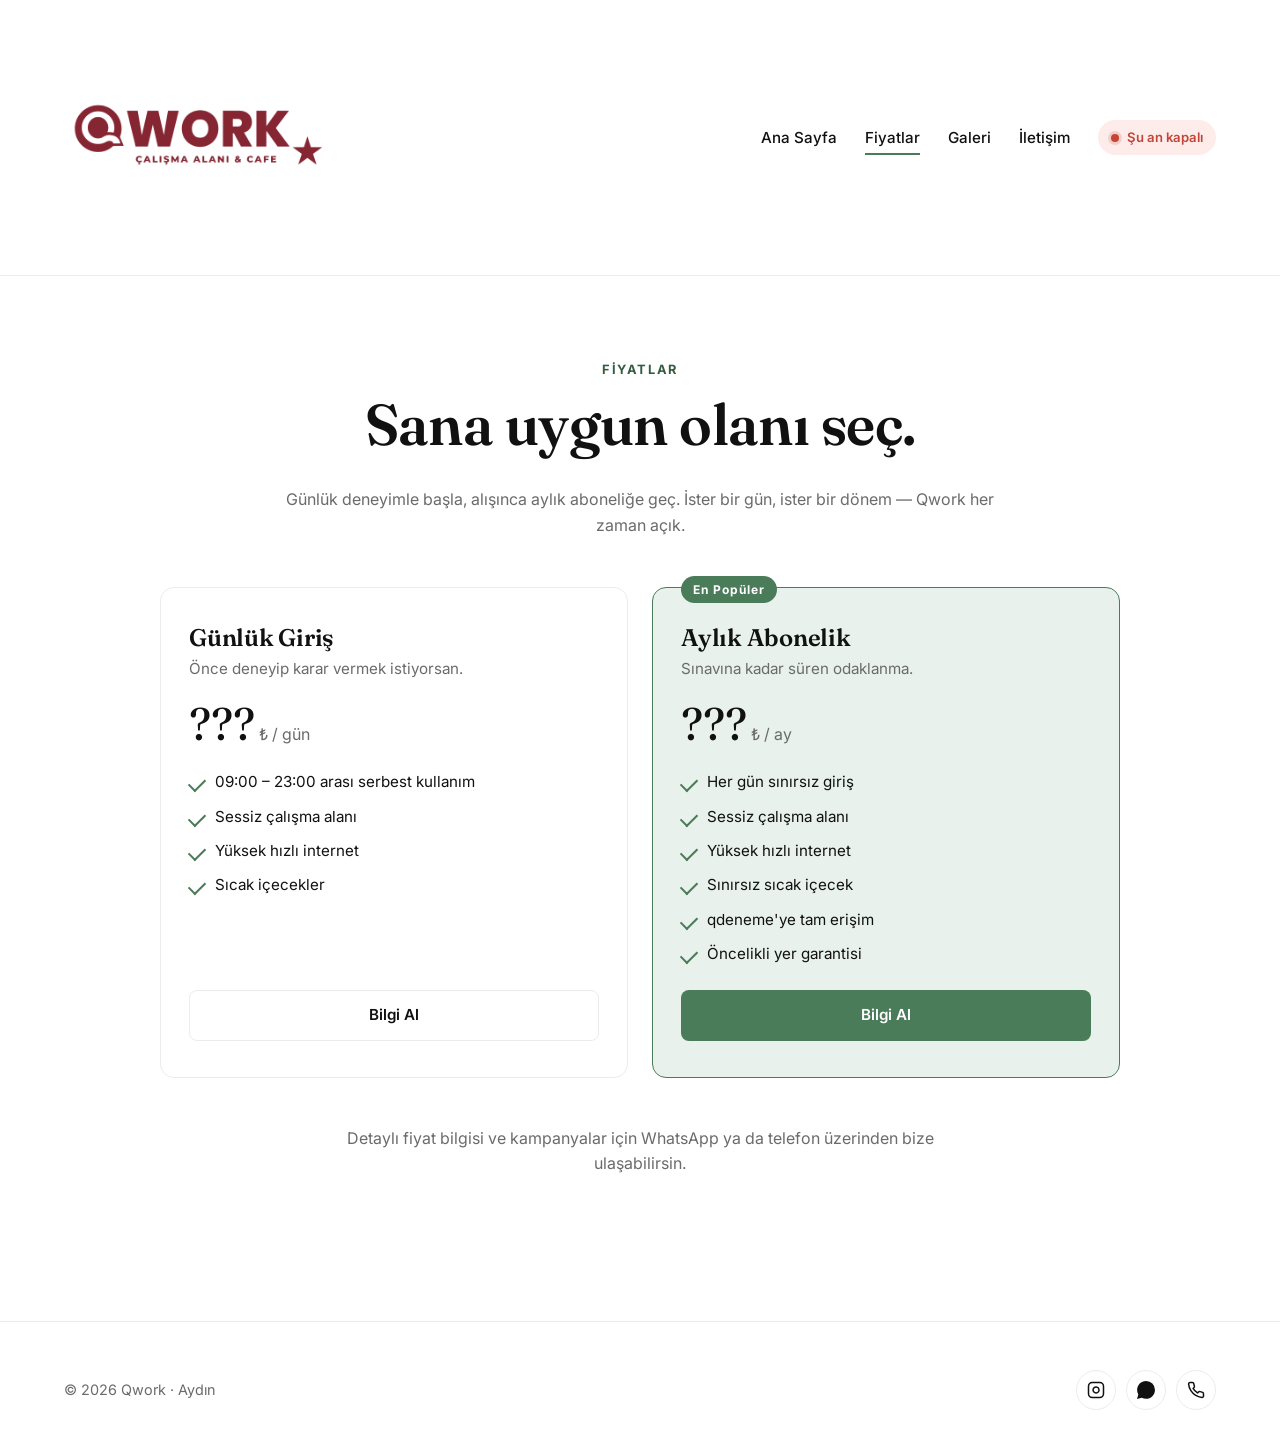
<file: fiyatlar.html>
<!doctype html>
<html lang="tr">
<head>
  <meta charset="utf-8" />
  <meta name="viewport" content="width=device-width,initial-scale=1" />
  <title>Fiyatlar · Qwork</title>
  <meta name="description" content="Qwork'ün günlük giriş ve aylık abonelik fiyatları. Sınav hazırlığında kesintisiz odaklanmanın en uygun yolu." />
  <meta name="theme-color" content="#4a7c59" />
  <meta property="og:title" content="Fiyatlar · Qwork" />
  <meta property="og:description" content="Günlük giriş ve aylık abonelik seçenekleri." />
  <meta property="og:image" content="images/og-image.jpg" />
  <link rel="icon" type="image/svg+xml" href="images/logo.png" />
  <link rel="preconnect" href="https://fonts.googleapis.com" />
  <link rel="preconnect" href="https://fonts.gstatic.com" crossorigin />
  <link href="https://fonts.googleapis.com/css2?family=Inter:wght@400;500;600;700&family=Fraunces:opsz,wght@9..144,500;9..144,600&display=swap" rel="stylesheet" />
  <link rel="stylesheet" href="css/style.css" />
</head>
<body>

<header class="site-header">
  <div class="container nav">
    <a href="index.html" class="brand" aria-label="Qwork ana sayfa">
      <img src="images/logo.png" alt="Qwork" />
    </a>
    <button class="menu-toggle" aria-label="Menü" aria-expanded="false">
      <span></span><span></span><span></span>
    </button>
    <ul class="nav-links">
      <li><a href="index.html">Ana Sayfa</a></li>
      <li><a href="fiyatlar.html" aria-current="page">Fiyatlar</a></li>
      <li><a href="galeri.html">Galeri</a></li>
      <li><a href="index.html#iletisim">İletişim</a></li>
      <li>
        <span class="status-badge" data-status-badge aria-live="polite">
          <span class="dot"></span>
          <span class="label">Şu an açık</span>
        </span>
      </li>
    </ul>
  </div>
</header>

<main>

  <section>
    <div class="container">
      <div class="section-head" style="text-align:center; margin: 0 auto 48px">
        <span class="eyebrow">Fiyatlar</span>
        <h1>Sana uygun olanı seç.</h1>
        <p>Günlük deneyimle başla, alışınca aylık aboneliğe geç. İster bir gün, ister bir dönem — Qwork her zaman açık.</p>
      </div>

      <div class="pricing">

        <div class="plan">
          <h3>Günlük Giriş</h3>
          <p class="tagline">Önce deneyip karar vermek istiyorsan.</p>
          <div class="price">???<span class="period"> ₺ / gün</span></div>
          <ul>
            <li>09:00 – 23:00 arası serbest kullanım</li>
            <li>Sessiz çalışma alanı</li>
            <li>Yüksek hızlı internet</li>
            <li>Sıcak içecekler</li>
          </ul>
          <a href="index.html#iletisim" class="btn btn-ghost">Bilgi Al</a>
        </div>

        <div class="plan featured">
          <h3>Aylık Abonelik</h3>
          <p class="tagline">Sınavına kadar süren odaklanma.</p>
          <div class="price">???<span class="period"> ₺ / ay</span></div>
          <ul>
            <li>Her gün sınırsız giriş</li>
            <li>Sessiz çalışma alanı</li>
            <li>Yüksek hızlı internet</li>
            <li>Sınırsız sıcak içecek</li>
            <li>qdeneme'ye tam erişim</li>
            <li>Öncelikli yer garantisi</li>
          </ul>
          <a href="index.html#iletisim" class="btn btn-primary">Bilgi Al</a>
        </div>

      </div>

      <p style="text-align:center; margin-top:48px; max-width:640px; margin-left:auto; margin-right:auto;">
        Detaylı fiyat bilgisi ve kampanyalar için WhatsApp ya da telefon üzerinden bize ulaşabilirsin.
      </p>
    </div>
  </section>

</main>

<footer class="site-footer">
  <div class="container footer-grid">
    <div>© <span id="year"></span> Qwork · Aydın</div>
    <div class="socials">
      <a href="https://instagram.com/qwork" aria-label="Instagram" target="_blank" rel="noopener">
        <svg width="18" height="18" viewBox="0 0 24 24" fill="none" stroke="currentColor" stroke-width="2" stroke-linecap="round" stroke-linejoin="round"><rect x="2" y="2" width="20" height="20" rx="5"/><path d="M16 11.37A4 4 0 1 1 12.63 8 4 4 0 0 1 16 11.37z"/></svg>
      </a>
      <a href="https://wa.me/90XXXXXXXXXX" aria-label="WhatsApp" target="_blank" rel="noopener">
        <svg width="18" height="18" viewBox="0 0 24 24" fill="currentColor"><path d="M20.52 3.48A11.77 11.77 0 0 0 12.05 0C5.49 0 .15 5.34.15 11.9c0 2.1.55 4.15 1.6 5.96L0 24l6.32-1.66a11.88 11.88 0 0 0 5.72 1.46c6.56 0 11.9-5.34 11.9-11.9a11.82 11.82 0 0 0-3.43-8.42z"/></svg>
      </a>
      <a href="tel:+90XXXXXXXXXX" aria-label="Telefon">
        <svg width="18" height="18" viewBox="0 0 24 24" fill="none" stroke="currentColor" stroke-width="2" stroke-linecap="round" stroke-linejoin="round"><path d="M22 16.92v3a2 2 0 0 1-2.18 2 19.79 19.79 0 0 1-8.63-3.07 19.5 19.5 0 0 1-6-6 19.79 19.79 0 0 1-3.07-8.67A2 2 0 0 1 4.11 2h3a2 2 0 0 1 2 1.72 12.84 12.84 0 0 0 .7 2.81 2 2 0 0 1-.45 2.11L8.09 9.91a16 16 0 0 0 6 6l1.27-1.27a2 2 0 0 1 2.11-.45 12.84 12.84 0 0 0 2.81.7A2 2 0 0 1 22 16.92z"/></svg>
      </a>
    </div>
  </div>
</footer>

<script>document.getElementById("year").textContent = new Date().getFullYear();</script>
<script src="js/main.js"></script>
</body>
</html>
</file>
<file: css/style.css>
:root {
  --bg: #ffffff;
  --surface: #fafafa;
  --text: #111111;
  --muted: #6b6b6b;
  --accent: #4a7c59;
  --accent-dark: #355c41;
  --accent-soft: #e8f1eb;
  --border: #ececec;
  --danger: #c44536;
  --radius: 14px;
  --radius-sm: 8px;
  --shadow: 0 1px 3px rgba(0,0,0,.04), 0 8px 24px rgba(0,0,0,.06);
  --max: 1200px;
  --nav-h: 276px;
  --font-body: "Inter", system-ui, -apple-system, Segoe UI, Roboto, sans-serif;
  --font-head: "Fraunces", Georgia, serif;
}

* { box-sizing: border-box; }

html { scroll-behavior: smooth; scroll-padding-top: var(--nav-h); }

body {
  margin: 0;
  font-family: var(--font-body);
  color: var(--text);
  background: var(--bg);
  line-height: 1.6;
  -webkit-font-smoothing: antialiased;
}

img { max-width: 100%; display: block; }

a { color: var(--accent-dark); text-decoration: none; }
a:hover { text-decoration: underline; }

h1, h2, h3 { font-family: var(--font-head); font-weight: 600; line-height: 1.15; margin: 0 0 .5em; letter-spacing: -.01em; }
h1 { font-size: clamp(2.2rem, 5vw, 3.6rem); }
h2 { font-size: clamp(1.6rem, 3.5vw, 2.4rem); }
h3 { font-size: 1.2rem; font-family: var(--font-body); font-weight: 600; }

p { margin: 0 0 1em; color: var(--muted); }
.container { max-width: var(--max); margin: 0 auto; padding: 0 24px; }

/* ---------- Header / Nav ---------- */
.site-header {
  position: sticky; top: 0; z-index: 50;
  background: rgba(255,255,255,.9);
  backdrop-filter: saturate(180%) blur(8px);
  border-bottom: 1px solid var(--border);
  height: var(--nav-h);
  display: flex; align-items: center;
  overflow: visible;
  padding: 8px 0;
}
.nav {
  width: 100%;
  display: flex; align-items: center; justify-content: space-between;
  gap: 16px;
}
.brand {
  display: flex; align-items: center; gap: 10px;
  font-family: var(--font-head);
  font-size: 1.35rem; font-weight: 600;
  color: var(--text);
}
.brand img { height: 260px; width: auto; }
.brand:hover { text-decoration: none; }

.nav-links {
  list-style: none; margin: 0; padding: 0;
  display: flex; gap: 28px; align-items: center;
}
.nav-links a {
  color: var(--text); font-weight: 500; font-size: .95rem;
  padding: 8px 0; position: relative;
}
.nav-links a:hover { color: var(--accent-dark); text-decoration: none; }
.nav-links a[aria-current="page"]::after {
  content: ""; position: absolute; left: 0; right: 0; bottom: 0;
  height: 2px; background: var(--accent);
}

.status-badge {
  display: inline-flex; align-items: center; gap: 8px;
  padding: 6px 12px; border-radius: 999px;
  font-size: .82rem; font-weight: 600;
  background: var(--accent-soft); color: var(--accent-dark);
  border: 1px solid transparent;
}
.status-badge .dot { width: 8px; height: 8px; border-radius: 50%; background: var(--accent); box-shadow: 0 0 0 3px rgba(74,124,89,.2); }
.status-badge.closed { background: #fdecea; color: var(--danger); }
.status-badge.closed .dot { background: var(--danger); box-shadow: 0 0 0 3px rgba(196,69,54,.18); }

.menu-toggle {
  display: none;
  background: none; border: 1px solid var(--border);
  padding: 8px 10px; border-radius: var(--radius-sm);
  cursor: pointer;
}
.menu-toggle span { display: block; width: 20px; height: 2px; background: var(--text); margin: 4px 0; transition: transform .2s; }

/* ---------- Buttons ---------- */
.btn {
  display: inline-flex; align-items: center; gap: 8px;
  padding: 12px 20px; border-radius: var(--radius-sm);
  font-weight: 600; font-size: .95rem;
  border: 1px solid transparent;
  cursor: pointer; transition: transform .1s, background .15s, border-color .15s;
}
.btn:hover { text-decoration: none; transform: translateY(-1px); }
.btn-primary { background: var(--accent); color: #fff; }
.btn-primary:hover { background: var(--accent-dark); color: #fff; }
.btn-ghost { background: transparent; color: var(--text); border-color: var(--border); }
.btn-ghost:hover { border-color: var(--text); }

/* ---------- Sections ---------- */
section { padding: 80px 0; }
.section-head { max-width: 720px; margin-bottom: 48px; }
.section-head .eyebrow {
  display: inline-block; color: var(--accent-dark); font-size: .8rem;
  letter-spacing: .12em; text-transform: uppercase; font-weight: 700;
  margin-bottom: 12px;
}

/* ---------- Hero ---------- */
.hero { padding: 96px 0 80px; }
.hero-inner { display: grid; grid-template-columns: 1.1fr 1fr; gap: 56px; align-items: center; }
.hero h1 { margin-top: 8px; }
.hero p.lead { font-size: 1.15rem; color: var(--muted); max-width: 50ch; }
.hero-ctas { display: flex; gap: 12px; flex-wrap: wrap; margin-top: 24px; }
.hero-media {
  aspect-ratio: 4/3; border-radius: var(--radius);
  background: var(--accent-soft) url("../images/hero.jpg") center/cover no-repeat;
  box-shadow: var(--shadow);
}

.hero-stats { display: flex; gap: 32px; margin-top: 40px; flex-wrap: wrap; }
.hero-stats .stat strong { display: block; font-family: var(--font-head); font-size: 1.8rem; color: var(--text); }
.hero-stats .stat span { color: var(--muted); font-size: .9rem; }

/* ---------- Services grid ---------- */
.grid-services { display: grid; grid-template-columns: repeat(4, 1fr); gap: 20px; }
.service-card {
  padding: 28px; border: 1px solid var(--border); border-radius: var(--radius);
  background: var(--bg); transition: border-color .2s, transform .2s;
}
.service-card:hover { border-color: var(--accent); transform: translateY(-2px); }

.service-card.neon {
  border-color: #ff2020;
  box-shadow:
    0 0 6px #ff2020,
    0 0 18px #ff2020,
    0 0 40px rgba(255,32,32,.45),
    inset 0 0 12px rgba(255,32,32,.08);
  animation: neon-pulse 2.4s ease-in-out infinite;
}
.service-card.neon:hover {
  border-color: #ff2020;
  box-shadow:
    0 0 10px #ff2020,
    0 0 30px #ff2020,
    0 0 60px rgba(255,32,32,.55),
    inset 0 0 18px rgba(255,32,32,.12);
  transform: translateY(-2px);
}
@keyframes neon-pulse {
  0%, 100% { box-shadow: 0 0 6px #ff2020, 0 0 18px #ff2020, 0 0 40px rgba(255,32,32,.45), inset 0 0 12px rgba(255,32,32,.08); }
  50%       { box-shadow: 0 0 10px #ff2020, 0 0 28px #ff2020, 0 0 55px rgba(255,32,32,.6),  inset 0 0 18px rgba(255,32,32,.14); }
}
.service-card .ico {
  width: 44px; height: 44px; border-radius: 10px;
  background: var(--accent-soft); color: var(--accent-dark);
  display: grid; place-items: center; margin-bottom: 16px;
}
.service-card h3 { margin-bottom: 8px; }
.service-card p { margin: 0; font-size: .95rem; }

/* ---------- Hours ---------- */
.hours {
  background: var(--surface); border: 1px solid var(--border);
  border-radius: var(--radius); padding: 32px;
  display: grid; grid-template-columns: 1fr auto; gap: 20px; align-items: center;
}
.hours .big-time { font-family: var(--font-head); font-size: 2.4rem; color: var(--text); }
.hours .days { color: var(--muted); font-weight: 500; }

/* ---------- FAQ ---------- */
.faq { display: grid; gap: 12px; max-width: 820px; }
.faq details {
  border: 1px solid var(--border); border-radius: var(--radius-sm);
  padding: 18px 20px; background: var(--bg);
}
.faq details[open] { border-color: var(--accent); background: var(--accent-soft); }
.faq summary {
  cursor: pointer; font-weight: 600; list-style: none;
  display: flex; justify-content: space-between; align-items: center; gap: 16px;
}
.faq summary::-webkit-details-marker { display: none; }
.faq summary::after { content: "+"; font-size: 1.4rem; color: var(--accent-dark); transition: transform .2s; }
.faq details[open] summary::after { content: "−"; }
.faq details p { margin: 12px 0 0; }

/* ---------- Contact ---------- */
.contact-grid { display: grid; grid-template-columns: 1fr 1fr; gap: 40px; align-items: stretch; }
.contact-info { display: grid; gap: 16px; align-content: start; }
.contact-row {
  display: flex; gap: 14px; align-items: flex-start;
  padding: 16px; border: 1px solid var(--border); border-radius: var(--radius-sm);
}
.contact-row .ico {
  width: 40px; height: 40px; flex-shrink: 0;
  border-radius: 10px; background: var(--accent-soft); color: var(--accent-dark);
  display: grid; place-items: center;
}
.contact-row .label { font-size: .8rem; color: var(--muted); text-transform: uppercase; letter-spacing: .08em; }
.contact-row .value { font-weight: 600; color: var(--text); }
.map-wrap { border-radius: var(--radius); overflow: hidden; border: 1px solid var(--border); min-height: 360px; }
.map-wrap iframe { width: 100%; height: 100%; min-height: 360px; border: 0; }

/* ---------- Pricing ---------- */
.pricing { display: grid; grid-template-columns: repeat(auto-fit, minmax(280px, 1fr)); gap: 24px; max-width: 960px; margin: 0 auto; }
.plan {
  background: var(--bg); border: 1px solid var(--border); border-radius: var(--radius);
  padding: 36px 28px; display: flex; flex-direction: column;
  transition: transform .15s, border-color .15s;
}
.plan:hover { transform: translateY(-3px); border-color: var(--accent); }
.plan.featured { border-color: var(--accent); background: var(--accent-soft); position: relative; }
.plan.featured::before {
  content: "En Popüler"; position: absolute; top: -12px; left: 28px;
  background: var(--accent); color: #fff; font-size: .75rem; font-weight: 700;
  letter-spacing: .08em; padding: 4px 12px; border-radius: 999px;
}
.plan h3 { font-family: var(--font-head); font-size: 1.5rem; font-weight: 600; margin-bottom: 6px; }
.plan .tagline { color: var(--muted); font-size: .95rem; margin-bottom: 20px; }
.plan .price { font-family: var(--font-head); font-size: 2.8rem; color: var(--text); line-height: 1; }
.plan .price .period { font-size: 1rem; color: var(--muted); font-family: var(--font-body); }
.plan ul { list-style: none; padding: 0; margin: 24px 0; display: grid; gap: 10px; }
.plan ul li { padding-left: 26px; position: relative; color: var(--text); font-size: .95rem; }
.plan ul li::before {
  content: ""; position: absolute; left: 0; top: 8px;
  width: 14px; height: 8px; border-left: 2px solid var(--accent);
  border-bottom: 2px solid var(--accent); transform: rotate(-45deg);
}
.plan .btn { margin-top: auto; justify-content: center; }

/* ---------- Gallery ---------- */
.gallery-grid {
  display: grid; gap: 14px;
  grid-template-columns: repeat(auto-fill, minmax(240px, 1fr));
}
.gallery-grid figure {
  margin: 0; border-radius: var(--radius-sm); overflow: hidden;
  aspect-ratio: 4/3; cursor: zoom-in; position: relative;
  background: var(--surface);
}
.gallery-grid img {
  width: 100%; height: 100%; object-fit: cover;
  transition: transform .4s ease;
}
.gallery-grid figure:hover img { transform: scale(1.04); }

/* Lightbox */
.lightbox {
  position: fixed; inset: 0; background: rgba(0,0,0,.88);
  display: none; align-items: center; justify-content: center;
  z-index: 100; padding: 24px;
}
.lightbox.open { display: flex; }
.lightbox img { max-width: 100%; max-height: 90vh; border-radius: 6px; }
.lightbox button {
  position: absolute; top: 20px; right: 20px;
  background: rgba(255,255,255,.1); color: #fff; border: none;
  width: 44px; height: 44px; border-radius: 50%;
  font-size: 1.6rem; cursor: pointer;
}
.lightbox button:hover { background: rgba(255,255,255,.2); }

/* ---------- Footer ---------- */
.site-footer {
  border-top: 1px solid var(--border);
  padding: 48px 0 32px; margin-top: 48px;
  color: var(--muted); font-size: .9rem;
}
.footer-grid { display: flex; justify-content: space-between; gap: 24px; flex-wrap: wrap; align-items: center; }
.socials { display: flex; gap: 10px; }
.socials a {
  width: 40px; height: 40px; border-radius: 50%;
  border: 1px solid var(--border);
  display: grid; place-items: center; color: var(--text);
}
.socials a:hover { border-color: var(--accent); color: var(--accent-dark); text-decoration: none; }

/* ---------- Responsive ---------- */
@media (max-width: 960px) {
  .hero-inner { grid-template-columns: 1fr; }
  .hero-media { order: -1; aspect-ratio: 16/10; }
  .grid-services { grid-template-columns: repeat(2, 1fr); }
  .contact-grid { grid-template-columns: 1fr; }
  .hours { grid-template-columns: 1fr; text-align: left; }
}

@media (max-width: 720px) {
  section { padding: 60px 0; }
  .hero { padding: 48px 0 56px; }
  .menu-toggle { display: block; }
  .nav-links {
    position: absolute; top: var(--nav-h); left: 0; right: 0;
    flex-direction: column; gap: 0;
    background: var(--bg); border-bottom: 1px solid var(--border);
    padding: 8px 24px 16px;
    display: none;
  }
  .nav-links.open { display: flex; }
  .nav-links li { width: 100%; border-bottom: 1px solid var(--border); }
  .nav-links li:last-child { border-bottom: none; }
  .nav-links a { display: block; padding: 14px 0; width: 100%; }
  .grid-services { grid-template-columns: 1fr; }
}

@media (prefers-reduced-motion: reduce) {
  * { animation: none !important; transition: none !important; }
  html { scroll-behavior: auto; }
}
</file>
